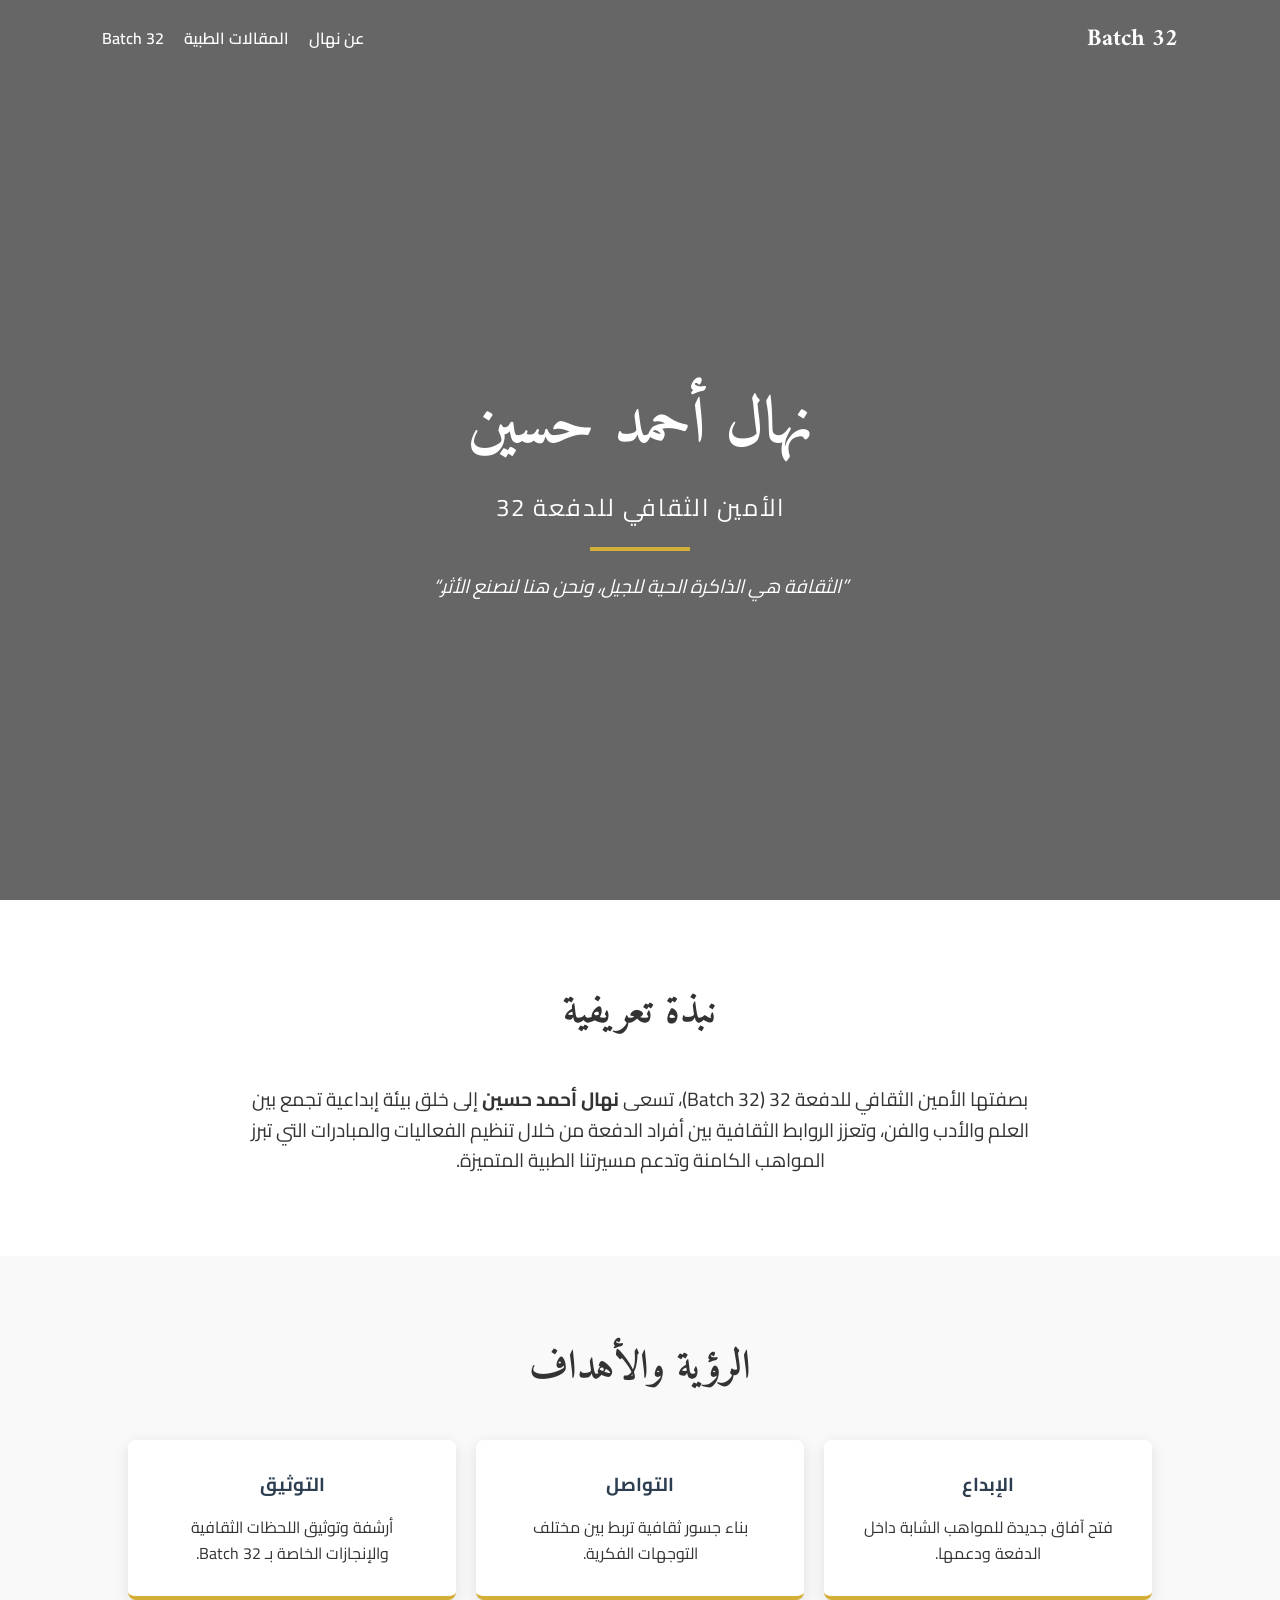
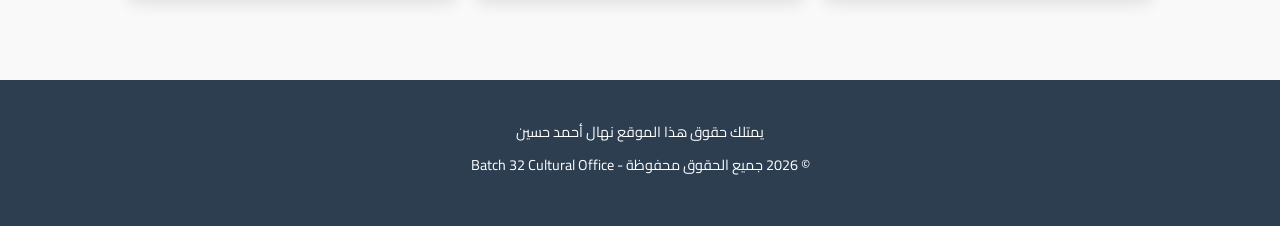
<file: index.html>
<!DOCTYPE html>
<html lang="ar" dir="rtl">
<head>
    <meta charset="UTF-8">
    <meta name="viewport" content="width=device-width, initial-scale=1.0">
    <title>نهال أحمد حسين | الأمين الثقافي للدفعة 32</title>
    <link href="https://fonts.googleapis.com/css2?family=Amiri:wght@400;700&family=Cairo:wght@300;600&display=swap" rel="stylesheet">
    <style>
        :root {
            --primary-color: #2c3e50;
            --accent-color: #d4af37; /* ذهبي ثقافي */
            --text-light: #ecf0f1;
            --bg-light: #f9f9f9;
        }

        * {
            margin: 0;
            padding: 0;
            box-sizing: border-box;
        }

        body {
            font-family: 'Cairo', sans-serif;
            line-height: 1.6;
            color: #333;
            background-color: #fff;
        }

        /* Header & Hero */
        header {
            height: 100vh;
            background: url('https://images.unsplash.com/photo-1524995997946-a1c2e315a42f?ixlib=rb-1.2.1&auto=format&fit=crop&w=1350&q=80') no-repeat center center/cover;
            position: relative;
            color: white;
        }

        .overlay {
            background: rgba(0, 0, 0, 0.6);
            height: 100%;
            display: flex;
            flex-direction: column;
        }

        nav {
            display: flex;
            justify-content: space-between;
            padding: 20px 8%;
            align-items: center;
        }

        nav ul {
            display: flex;
            list-style: none;
        }

        nav ul li a {
            color: white;
            text-decoration: none;
            margin-right: 20px;
            font-weight: 600;
            transition: 0.3s;
        }

        nav ul li a:hover {
            color: var(--accent-color);
        }

        .hero-text {
            flex: 1;
            display: flex;
            flex-direction: column;
            justify-content: center;
            align-items: center;
            text-align: center;
        }

        .hero-text h1 {
            font-size: 4rem;
            font-family: 'Amiri', serif;
            margin-bottom: 10px;
        }

        .hero-text p {
            font-size: 1.5rem;
            letter-spacing: 2px;
        }

        .divider {
            width: 100px;
            height: 4px;
            background: var(--accent-color);
            margin: 20px 0;
        }

        .hero-text q {
            font-style: italic;
            font-size: 1.2rem;
            max-width: 600px;
        }

        /* Sections */
        .container {
            padding: 80px 10%;
        }

        .section-title {
            text-align: center;
            font-size: 2.5rem;
            margin-bottom: 40px;
            position: relative;
            font-family: 'Amiri', serif;
        }

        .bg-light {
            background-color: var(--bg-light);
        }

        .content-box {
            text-align: center;
            max-width: 800px;
            margin: 0 auto;
            font-size: 1.2rem;
        }

        .grid {
            display: grid;
            grid-template-columns: repeat(auto-fit, minmax(250px, 1fr));
            gap: 20px;
        }

        .card {
            background: white;
            padding: 30px;
            border-radius: 8px;
            box-shadow: 0 4px 15px rgba(0,0,0,0.1);
            text-align: center;
            border-bottom: 4px solid var(--accent-color);
        }

        .card h3 {
            margin-bottom: 15px;
            color: var(--primary-color);
        }

        /* Footer */
        footer {
            background: var(--primary-color);
            color: white;
            text-align: center;
            padding: 40px 0;
        }

        footer p {
            margin-bottom: 10px;
            font-size: 0.9rem;
        }

        /* Responsiveness */
        @media (max-width: 768px) {
            .hero-text h1 { font-size: 2.5rem; }
            nav { flex-direction: column; }
            nav ul { margin-top: 20px; }
        }
    </style>
</head>
<body>

    <header>
        <div class="overlay">
            <nav>
                <div class="logo" style="font-size: 1.5rem; font-weight: bold; font-family: 'Amiri', serif;">Batch 32</div>
                <ul>
                    <li><a href="index.html">عن نهال</a></li>
                    <li><a href="blog.html">المقالات الطبية</a></li>
                    <li><a href="batch32.html">Batch 32</a></li>
                </ul>
            </nav>
            <div class="hero-text">
                <h1>نهال أحمد حسين</h1>
                <p>الأمين الثقافي للدفعة 32</p>
                <div class="divider"></div>
                <q>الثقافة هي الذاكرة الحية للجيل، ونحن هنا لنصنع الأثر.</q>
            </div>
        </div>
    </header>

    <section id="about" class="container">
        <h2 class="section-title">نبذة تعريفية</h2>
        <div class="content-box">
            <p>بصفتها الأمين الثقافي للدفعة 32 (Batch 32)، تسعى <strong>نهال أحمد حسين</strong> إلى خلق بيئة إبداعية تجمع بين العلم والأدب والفن، وتعزز الروابط الثقافية بين أفراد الدفعة من خلال تنظيم الفعاليات والمبادرات التي تبرز المواهب الكامنة وتدعم مسيرتنا الطبية المتميزة.</p>
        </div>
    </section>

    <section id="vision" class="bg-light">
        <div class="container">
            <h2 class="section-title">الرؤية والأهداف</h2>
            <div class="grid">
                <div class="card">
                    <h3>الإبداع</h3>
                    <p>فتح آفاق جديدة للمواهب الشابة داخل الدفعة ودعمها.</p>
                </div>
                <div class="card">
                    <h3>التواصل</h3>
                    <p>بناء جسور ثقافية تربط بين مختلف التوجهات الفكرية.</p>
                </div>
                <div class="card">
                    <h3>التوثيق</h3>
                    <p>أرشفة وتوثيق اللحظات الثقافية والإنجازات الخاصة بـ Batch 32.</p>
                </div>
            </div>
        </div>
    </section>

    <footer>
        <p>يمتلك حقوق هذا الموقع نهال أحمد حسين</p>
        <p>&copy; 2026 جميع الحقوق محفوظة - Batch 32 Cultural Office</p>
    </footer>

</body>
</html>
</file>
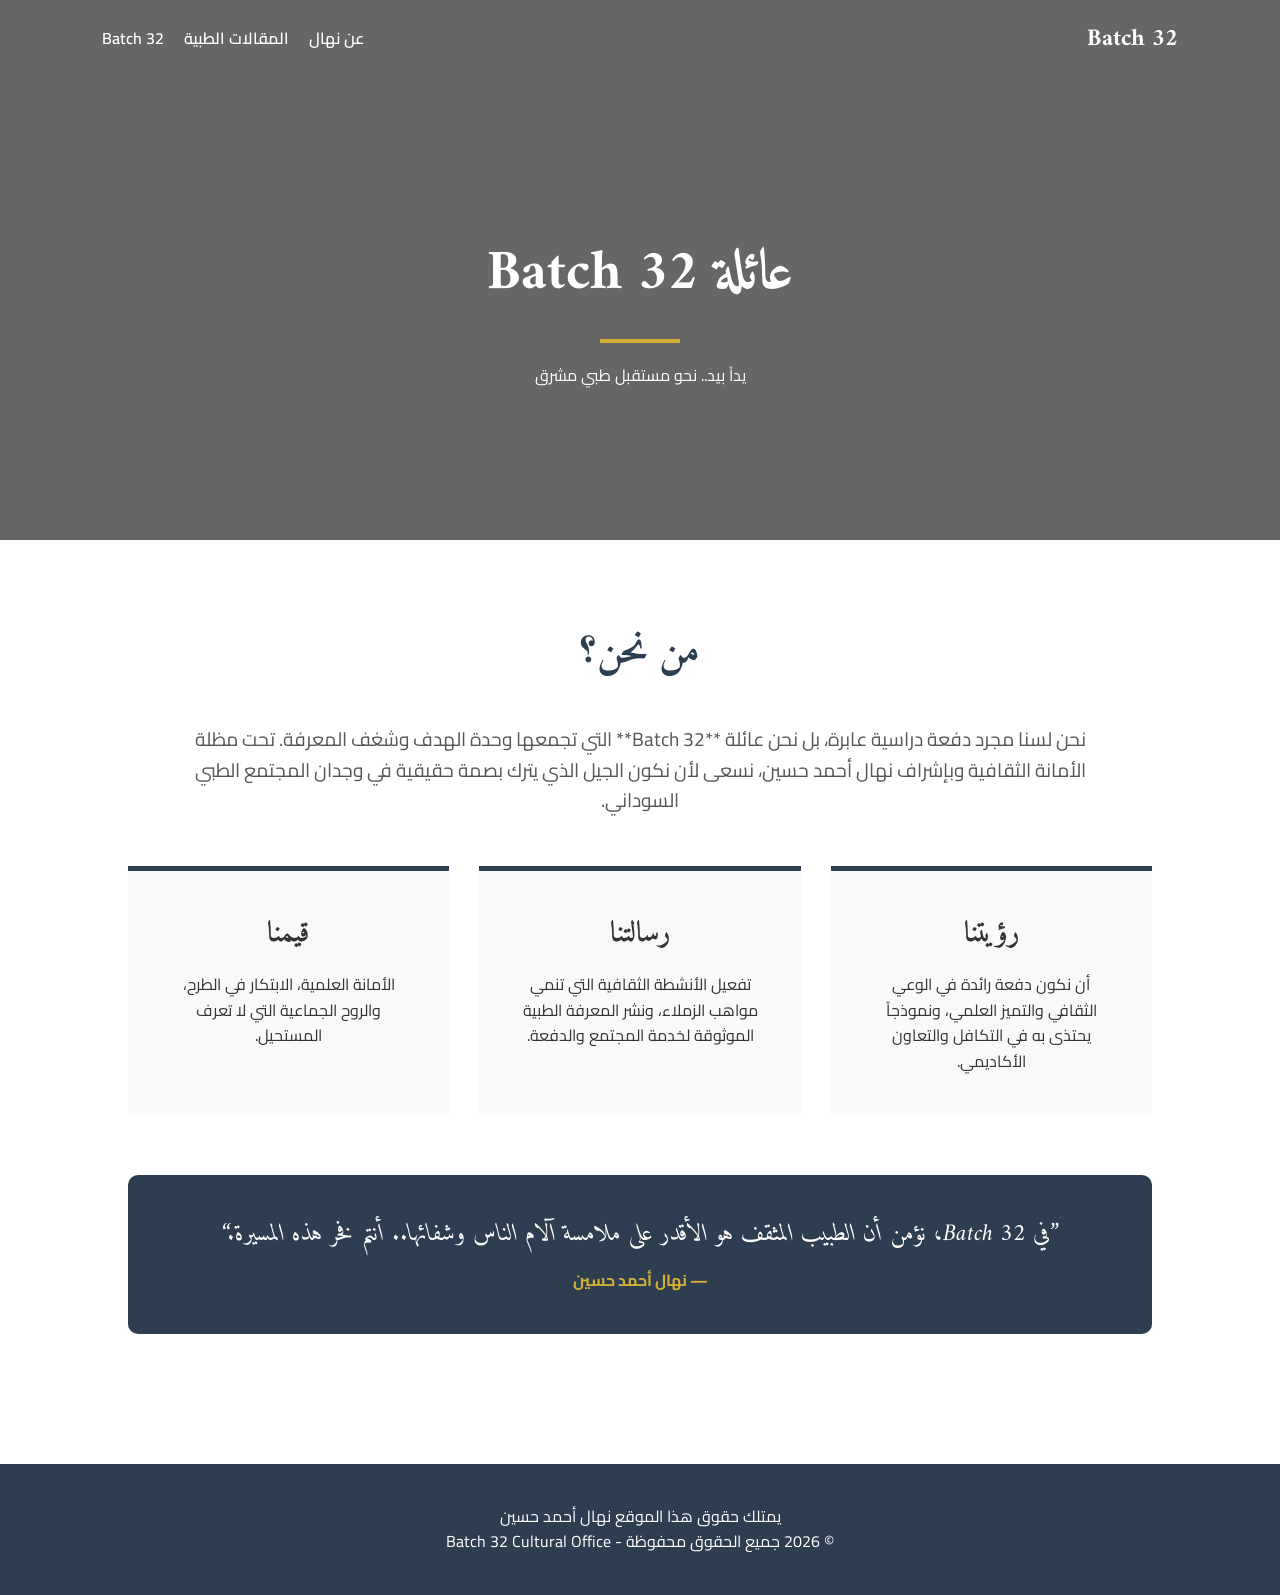
<file: batch32.html>
<!DOCTYPE html>
<html lang="ar" dir="rtl">
<head>
    <meta charset="UTF-8">
    <meta name="viewport" content="width=device-width, initial-scale=1.0">
    <title>Batch 32 | عائلتنا الطبية</title>
    <link href="https://fonts.googleapis.com/css2?family=Amiri:wght@400;700&family=Cairo:wght@300;600&display=swap" rel="stylesheet">
    <style>
        :root {
            --primary-color: #2c3e50;
            --accent-color: #d4af37; 
            --bg-light: #f9f9f9;
        }

        * { margin: 0; padding: 0; box-sizing: border-box; }

        body {
            font-family: 'Cairo', sans-serif;
            line-height: 1.6;
            color: #333;
            background-color: #fff;
        }

        /* Header */
        header {
            height: 60vh;
            background: linear-gradient(rgba(0,0,0,0.6), rgba(0,0,0,0.6)), 
                        url('https://images.unsplash.com/photo-1523240795612-9a054b0db644?ixlib=rb-1.2.1&auto=format&fit=crop&w=1350&q=80') no-repeat center center/cover;
            position: relative;
            color: white;
        }

        .overlay {
            height: 100%;
            display: flex;
            flex-direction: column;
        }

        nav {
            display: flex;
            justify-content: space-between;
            padding: 20px 8%;
            align-items: center;
        }

        nav ul { display: flex; list-style: none; }
        nav ul li a {
            color: white;
            text-decoration: none;
            margin-right: 20px;
            font-weight: 600;
            transition: 0.3s;
        }
        nav ul li a:hover { color: var(--accent-color); }

        .hero-text {
            flex: 1;
            display: flex;
            flex-direction: column;
            justify-content: center;
            align-items: center;
            text-align: center;
        }

        .hero-text h1 { font-size: 3.5rem; font-family: 'Amiri', serif; }
        .divider { width: 80px; height: 4px; background: var(--accent-color); margin: 20px 0; }

        /* Content Sections */
        .container { padding: 80px 10%; }
        .section-title {
            text-align: center;
            font-size: 2.5rem;
            margin-bottom: 40px;
            font-family: 'Amiri', serif;
            color: var(--primary-color);
        }

        .batch-intro {
            text-align: center;
            max-width: 900px;
            margin: 0 auto 50px;
            font-size: 1.2rem;
            color: #555;
        }

        .feature-grid {
            display: grid;
            grid-template-columns: repeat(auto-fit, minmax(280px, 1fr));
            gap: 30px;
        }

        .feature-card {
            background: var(--bg-light);
            padding: 40px;
            text-align: center;
            border-top: 5px solid var(--primary-color);
            transition: 0.3s;
        }
        .feature-card:hover { border-top-color: var(--accent-color); transform: translateY(-5px); }
        .feature-card h3 { font-family: 'Amiri', serif; font-size: 1.8rem; margin-bottom: 15px; }

        .quote-box {
            margin-top: 60px;
            background: var(--primary-color);
            color: white;
            padding: 40px;
            border-radius: 10px;
            text-align: center;
            position: relative;
        }
        .quote-box q { font-size: 1.5rem; font-style: italic; font-family: 'Amiri', serif; }

        /* Footer */
        footer {
            background: var(--primary-color);
            color: white;
            text-align: center;
            padding: 40px 0;
            margin-top: 50px;
        }

        @media (max-width: 768px) {
            .hero-text h1 { font-size: 2.5rem; }
            nav { flex-direction: column; }
            nav ul { margin-top: 20px; }
        }
    </style>
</head>
<body>

    <header>
        <div class="overlay">
            <nav>
                <div class="logo" style="font-size: 1.5rem; font-weight: bold; font-family: 'Amiri', serif;">Batch 32</div>
                <ul>
                    <li><a href="index.html">عن نهال</a></li>
                    <li><a href="blog.html">المقالات الطبية</a></li>
                    <li><a href="batch32.html">Batch 32</a></li>
                </ul>
            </nav>
            <div class="hero-text">
                <h1>عائلة Batch 32</h1>
                <div class="divider"></div>
                <p>يداً بيد.. نحو مستقبل طبي مشرق</p>
            </div>
        </div>
    </header>

    <section class="container">
        <h2 class="section-title">من نحن؟</h2>
        <div class="batch-intro">
            <p>نحن لسنا مجرد دفعة دراسية عابرة، بل نحن عائلة **Batch 32** التي تجمعها وحدة الهدف وشغف المعرفة. تحت مظلة الأمانة الثقافية وبإشراف نهال أحمد حسين، نسعى لأن نكون الجيل الذي يترك بصمة حقيقية في وجدان المجتمع الطبي السوداني.</p>
        </div>

        <div class="feature-grid">
            <div class="feature-card">
                <h3>رؤيتنا</h3>
                <p>أن نكون دفعة رائدة في الوعي الثقافي والتميز العلمي، ونموذجاً يحتذى به في التكافل والتعاون الأكاديمي.</p>
            </div>
            <div class="feature-card">
                <h3>رسالتنا</h3>
                <p>تفعيل الأنشطة الثقافية التي تنمي مواهب الزملاء، ونشر المعرفة الطبية الموثوقة لخدمة المجتمع والدفعة.</p>
            </div>
            <div class="feature-card">
                <h3>قيمنا</h3>
                <p>الأمانة العلمية، الابتكار في الطرح، والروح الجماعية التي لا تعرف المستحيل.</p>
            </div>
        </div>

        <div class="quote-box">
            <q>في Batch 32، نؤمن أن الطبيب المثقف هو الأقدر على ملامسة آلام الناس وشفائها.. أنتم فخر هذه المسيرة.</q>
            <p style="margin-top: 15px; color: var(--accent-color); font-weight: bold;">— نهال أحمد حسين</p>
        </div>
    </section>

    <footer>
        <p>يمتلك حقوق هذا الموقع نهال أحمد حسين</p>
        <p>&copy; 2026 جميع الحقوق محفوظة - Batch 32 Cultural Office</p>
    </footer>

</body>
</html>
</file>
